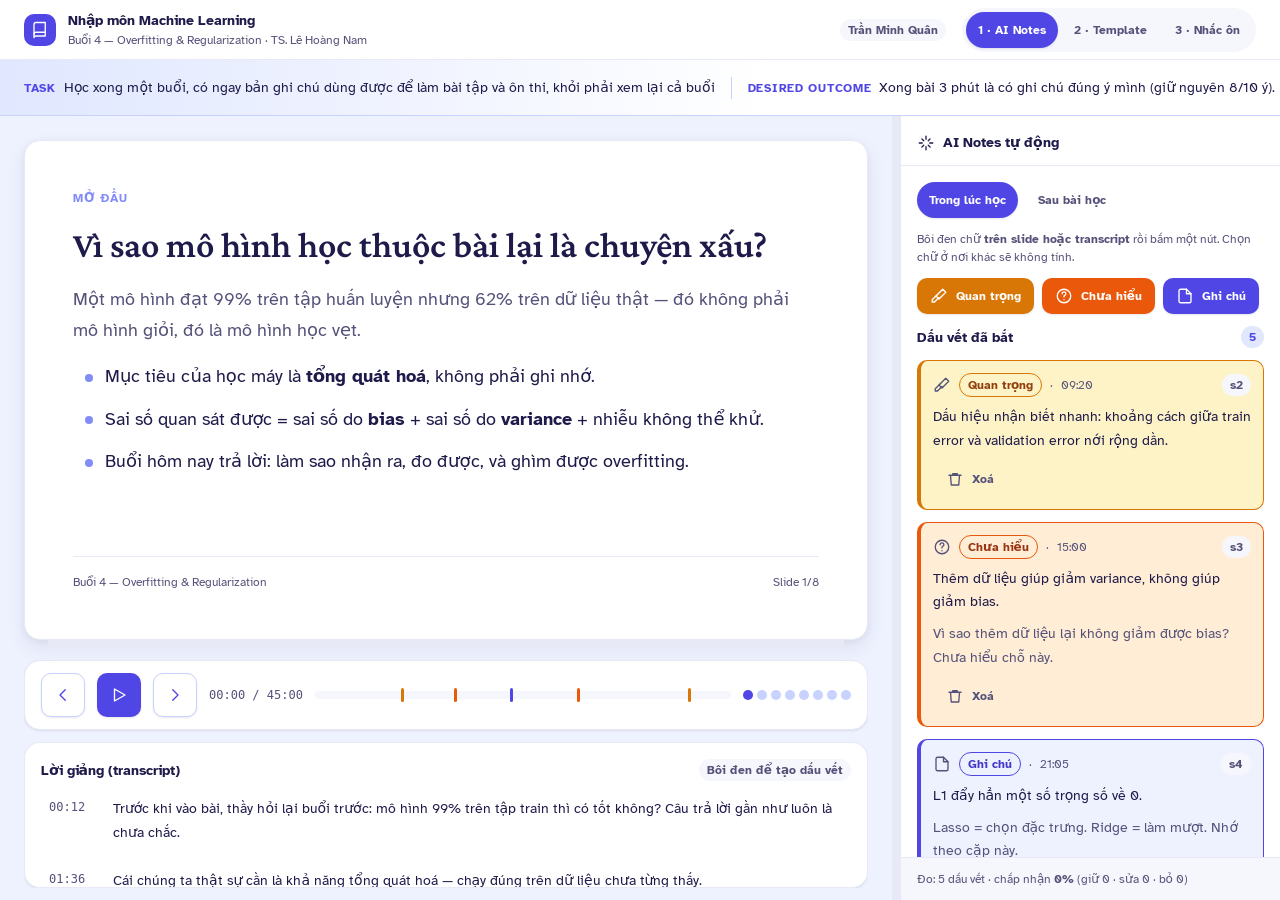
<file: base_component/index.html>
<!doctype html>
<html lang="vi">
<head>
<meta charset="utf-8">
<meta name="viewport" content="width=device-width, initial-scale=1">
<title>Base — Màn hình buổi học (3 prototype)</title>
<meta name="description" content="Trang nền dùng chung cho 3 nhánh prototype: cùng context screen, cùng fixture, cùng component/visual style.">
<meta http-equiv="Cache-Control" content="no-cache, no-store, must-revalidate">
<link rel="preconnect" href="https://fonts.googleapis.com">
<link rel="preconnect" href="https://fonts.gstatic.com" crossorigin>
<link href="https://fonts.googleapis.com/css2?family=Atkinson+Hyperlegible:wght@400;700&family=Crimson+Pro:wght@400;500;600;700&display=swap" rel="stylesheet">
<link rel="stylesheet" href="css/tokens.css?v=6">
<link rel="stylesheet" href="css/base.css?v=6">
<link rel="stylesheet" href="css/components.css?v=6">
</head>
<body>
  <a class="sr-only" href="#slide">Bỏ qua tới nội dung slide</a>

  <script src="js/fixtures.js?v=6"></script>
  <script src="js/components.js?v=6"></script>
  <script src="js/app.js?v=6"></script>
  <script src="js/branches.js?v=6"></script>
</body>
</html>
</file>
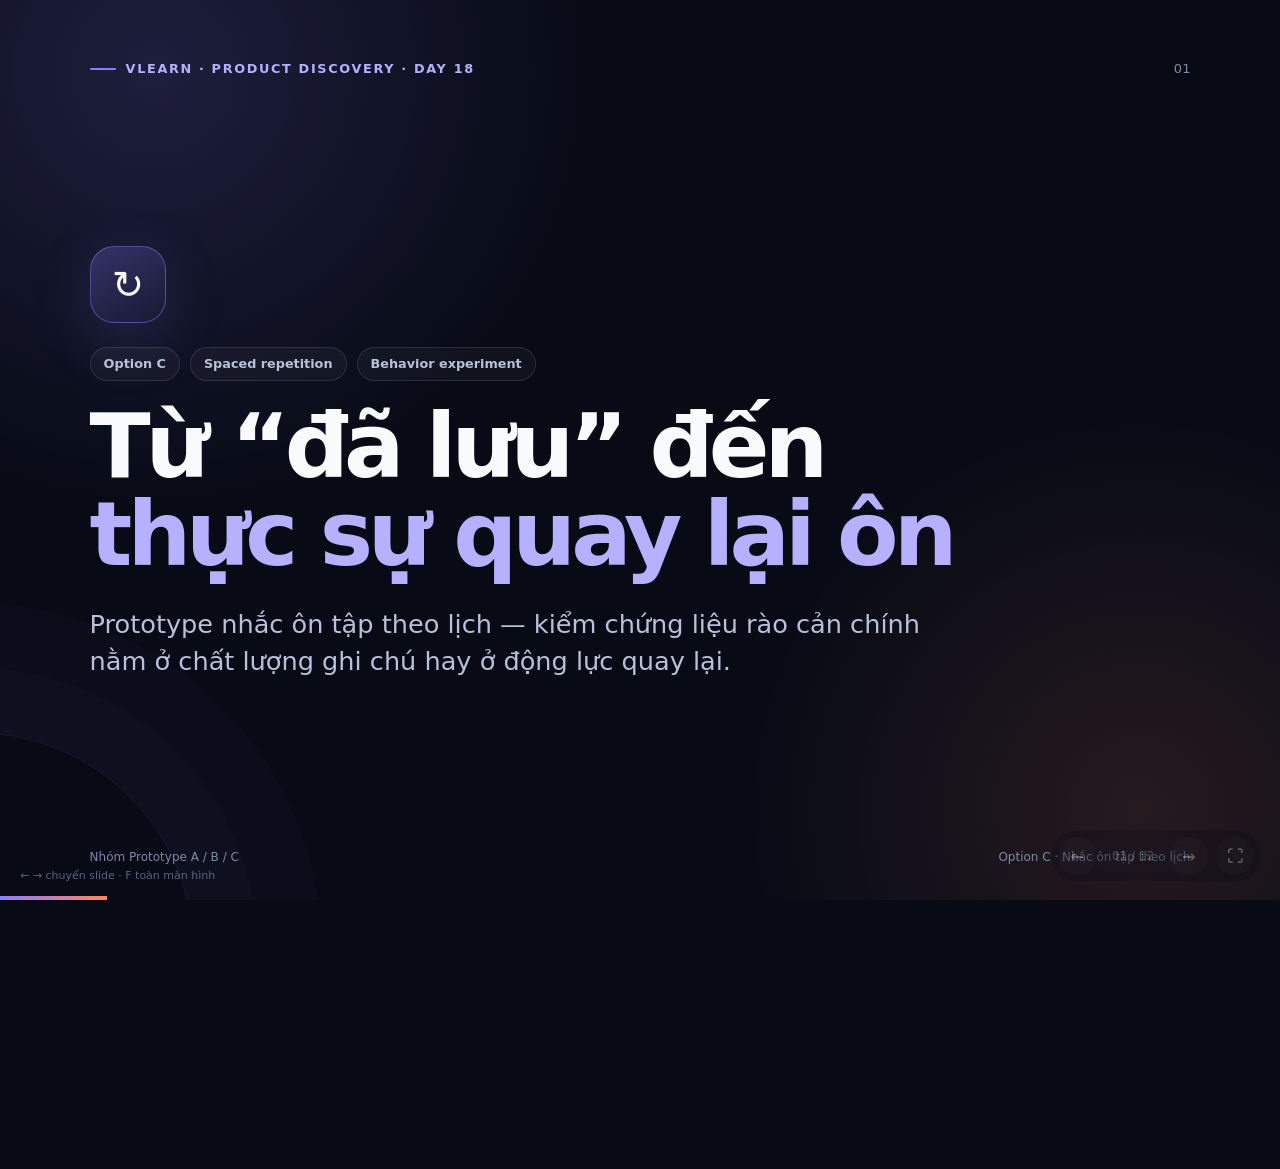
<file: presentation_option_3.html>
<!doctype html>
<html lang="vi">
<head>
  <meta charset="utf-8">
  <meta name="viewport" content="width=device-width, initial-scale=1">
  <meta name="description" content="Slide thuyết trình Day 18 — Option C: Nhắc ôn tập theo lịch">
  <title>Day 18 — Nhắc ôn tập theo lịch</title>
  <style>
    :root {
      --ink: #f8fafc;
      --muted: #b8c1d9;
      --dim: #7c89a8;
      --bg: #080b16;
      --panel: rgba(18, 24, 45, .78);
      --line: rgba(255, 255, 255, .11);
      --violet: #8b7cff;
      --violet-2: #b7afff;
      --orange: #ff865e;
      --mint: #56d6b3;
      --yellow: #f8c85a;
      --shadow: 0 24px 70px rgba(0, 0, 0, .35);
      --radius: 22px;
    }

    * { box-sizing: border-box; }

    html, body { width: 100%; height: 100%; margin: 0; overflow: hidden; }

    body {
      color: var(--ink);
      background:
        radial-gradient(circle at 12% 8%, rgba(139, 124, 255, .17), transparent 31%),
        radial-gradient(circle at 89% 90%, rgba(255, 134, 94, .12), transparent 28%),
        var(--bg);
      font-family: Inter, ui-sans-serif, system-ui, -apple-system, BlinkMacSystemFont, "Segoe UI", sans-serif;
    }

    button, a { font: inherit; }

    .deck { position: relative; width: 100%; height: 100%; }

    .slide {
      position: absolute;
      inset: 0;
      display: grid;
      grid-template-rows: auto 1fr auto;
      gap: clamp(18px, 2.5vh, 32px);
      padding: clamp(26px, 4.8vw, 76px) clamp(28px, 7vw, 112px) clamp(24px, 4vh, 54px);
      opacity: 0;
      visibility: hidden;
      transform: translateX(46px) scale(.988);
      transition: opacity .38s ease, transform .48s cubic-bezier(.2, .8, .2, 1), visibility .38s;
      pointer-events: none;
    }

    .slide::before {
      content: "";
      position: absolute;
      width: 34vw;
      height: 34vw;
      left: -19vw;
      bottom: -21vw;
      border: 1px solid rgba(139, 124, 255, .13);
      border-radius: 50%;
      box-shadow: 0 0 0 5vw rgba(139, 124, 255, .025), 0 0 0 10vw rgba(139, 124, 255, .018);
      pointer-events: none;
    }

    .slide.active { opacity: 1; visibility: visible; transform: none; pointer-events: auto; }
    .slide.before { transform: translateX(-46px) scale(.988); }

    .slide-head, .slide-foot { display: flex; align-items: center; justify-content: space-between; gap: 18px; }
    .slide-head { position: relative; z-index: 2; }

    .eyebrow {
      display: inline-flex;
      align-items: center;
      gap: 10px;
      color: var(--violet-2);
      font-size: clamp(11px, 1vw, 15px);
      font-weight: 800;
      letter-spacing: .13em;
      text-transform: uppercase;
    }

    .eyebrow::before { content: ""; width: 26px; height: 2px; background: var(--violet); border-radius: 99px; }
    .slide-no { color: var(--dim); font-size: 13px; font-variant-numeric: tabular-nums; }

    .content {
      position: relative;
      z-index: 1;
      display: flex;
      flex-direction: column;
      justify-content: center;
      min-height: 0;
    }

    h1, h2, h3, p { margin: 0; }

    h1 {
      max-width: 950px;
      font-size: clamp(50px, 7vw, 108px);
      line-height: .98;
      letter-spacing: -.055em;
      text-wrap: balance;
    }

    h2 {
      max-width: 1050px;
      margin-bottom: clamp(18px, 3vh, 34px);
      font-size: clamp(34px, 4.5vw, 68px);
      line-height: 1.02;
      letter-spacing: -.04em;
      text-wrap: balance;
    }

    h3 { font-size: clamp(17px, 1.6vw, 24px); line-height: 1.2; }
    p { color: var(--muted); font-size: clamp(15px, 1.4vw, 21px); line-height: 1.55; }
    strong { color: var(--ink); }
    .accent { color: var(--violet-2); }
    .orange { color: var(--orange); }
    .mint { color: var(--mint); }

    .lead {
      max-width: 850px;
      margin-top: 28px;
      font-size: clamp(18px, 2vw, 29px);
      line-height: 1.45;
    }

    .kicker-row { display: flex; flex-wrap: wrap; gap: 10px; margin-bottom: 22px; }

    .pill {
      display: inline-flex;
      align-items: center;
      min-height: 34px;
      padding: 7px 13px;
      border: 1px solid var(--line);
      border-radius: 999px;
      color: var(--muted);
      background: rgba(255, 255, 255, .035);
      font-size: clamp(11px, 1vw, 14px);
      font-weight: 700;
    }

    .hero-mark {
      width: clamp(54px, 6vw, 88px);
      height: clamp(54px, 6vw, 88px);
      display: grid;
      place-items: center;
      margin-bottom: 24px;
      border: 1px solid rgba(139, 124, 255, .45);
      border-radius: 24px;
      background: linear-gradient(145deg, rgba(139, 124, 255, .28), rgba(139, 124, 255, .06));
      box-shadow: 0 18px 60px rgba(139, 124, 255, .18);
      font-size: clamp(26px, 3vw, 42px);
    }

    .grid-2, .grid-3, .grid-4 { display: grid; gap: clamp(14px, 1.8vw, 25px); }
    .grid-2 { grid-template-columns: repeat(2, minmax(0, 1fr)); }
    .grid-3 { grid-template-columns: repeat(3, minmax(0, 1fr)); }
    .grid-4 { grid-template-columns: repeat(4, minmax(0, 1fr)); }

    .card {
      position: relative;
      overflow: hidden;
      padding: clamp(18px, 2.2vw, 31px);
      border: 1px solid var(--line);
      border-radius: var(--radius);
      background: linear-gradient(150deg, rgba(25, 32, 58, .88), rgba(13, 18, 35, .72));
      box-shadow: var(--shadow);
    }

    .card::after {
      content: "";
      position: absolute;
      width: 120px;
      height: 120px;
      right: -70px;
      top: -70px;
      border-radius: 50%;
      background: var(--card-glow, rgba(139, 124, 255, .16));
      filter: blur(2px);
    }

    .card p { margin-top: 12px; font-size: clamp(13px, 1.2vw, 18px); }
    .card .index { display: block; margin-bottom: 18px; color: var(--violet-2); font-size: 13px; font-weight: 900; letter-spacing: .08em; }
    .card.orange-card { --card-glow: rgba(255, 134, 94, .2); }
    .card.mint-card { --card-glow: rgba(86, 214, 179, .17); }
    .card.yellow-card { --card-glow: rgba(248, 200, 90, .18); }

    .quote {
      max-width: 1080px;
      padding-left: clamp(22px, 3vw, 45px);
      border-left: 5px solid var(--violet);
      font-size: clamp(24px, 3.3vw, 48px);
      line-height: 1.28;
      letter-spacing: -.025em;
      text-wrap: balance;
    }

    .quote small { display: block; margin-top: 24px; color: var(--dim); font-size: clamp(13px, 1.2vw, 18px); letter-spacing: 0; }

    .evidence-list { display: grid; gap: 14px; }
    .evidence-item { display: grid; grid-template-columns: 46px 1fr; gap: 16px; align-items: start; }
    .evidence-icon {
      width: 42px; height: 42px; display: grid; place-items: center;
      border: 1px solid var(--line); border-radius: 13px;
      color: var(--mint); background: rgba(86, 214, 179, .07); font-weight: 900;
    }
    .evidence-item p { margin-top: 4px; font-size: clamp(13px, 1.15vw, 17px); }

    .compare { width: 100%; border-collapse: separate; border-spacing: 0 9px; font-size: clamp(11px, 1vw, 15px); }
    .compare th { padding: 0 14px 7px; color: var(--dim); text-align: left; font-size: .78em; letter-spacing: .08em; text-transform: uppercase; }
    .compare td { padding: 13px 14px; color: var(--muted); background: rgba(255,255,255,.035); border-top: 1px solid var(--line); border-bottom: 1px solid var(--line); vertical-align: top; }
    .compare td:first-child { color: var(--ink); font-weight: 800; border-left: 1px solid var(--line); border-radius: 13px 0 0 13px; }
    .compare td:last-child { border-right: 1px solid rgba(139,124,255,.38); border-radius: 0 13px 13px 0; background: rgba(139,124,255,.10); }

    .curve-wrap { display: grid; grid-template-columns: 1.25fr .75fr; gap: 30px; align-items: center; }
    .curve { width: 100%; height: auto; overflow: visible; }
    .curve text { font-family: inherit; fill: var(--muted); font-size: 14px; }
    .curve .axis { stroke: rgba(255,255,255,.22); stroke-width: 1.5; }
    .curve .fade { fill: none; stroke: var(--orange); stroke-width: 4; stroke-linecap: round; }
    .curve .boost { fill: none; stroke: var(--mint); stroke-width: 4; stroke-linecap: round; }
    .curve .dash { stroke: rgba(255,255,255,.18); stroke-width: 1.3; stroke-dasharray: 5 7; }
    .curve .point { fill: var(--violet); stroke: #e8e5ff; stroke-width: 3; }

    .schedule { display: grid; gap: 12px; }
    .schedule-item { display: grid; grid-template-columns: 60px 1fr; gap: 14px; align-items: center; }
    .schedule-day {
      width: 58px; height: 58px; display: grid; place-items: center;
      border-radius: 17px; color: var(--ink); background: linear-gradient(145deg, var(--violet), #6656e8);
      font-weight: 900; box-shadow: 0 10px 30px rgba(139,124,255,.2);
    }
    .schedule-item p { font-size: 13px; }

    .flow { display: grid; grid-template-columns: repeat(5, 1fr); align-items: stretch; gap: 11px; }
    .flow-step { position: relative; min-height: 185px; }
    .flow-step:not(:last-child)::after {
      content: "→"; position: absolute; right: -14px; top: 48%; z-index: 3;
      width: 17px; color: var(--violet-2); font-weight: 900; text-align: center;
    }
    .flow-step .step-no { color: var(--violet-2); font-size: 12px; font-weight: 900; letter-spacing: .1em; }
    .flow-step h3 { margin-top: 18px; font-size: clamp(15px, 1.35vw, 21px); }
    .flow-step p { font-size: clamp(12px, 1vw, 15px); }

    .metric { display: flex; flex-direction: column; min-height: 190px; }
    .metric-value { margin-top: auto; color: var(--ink); font-size: clamp(35px, 4vw, 62px); font-weight: 900; letter-spacing: -.05em; }
    .metric-label { margin-top: 6px; color: var(--muted); font-size: clamp(12px, 1vw, 15px); }

    .demo { counter-reset: demo; display: grid; gap: 12px; }
    .demo-row { display: grid; grid-template-columns: 42px 170px 1fr; gap: 18px; align-items: center; padding: 15px 18px; border-bottom: 1px solid var(--line); }
    .demo-row::before { counter-increment: demo; content: counter(demo); display: grid; place-items: center; width: 34px; height: 34px; border-radius: 11px; color: var(--ink); background: rgba(139,124,255,.18); font-weight: 900; }
    .demo-row strong { font-size: clamp(13px, 1.2vw, 18px); }
    .demo-row p { font-size: clamp(12px, 1.05vw, 16px); }

    .decision {
      display: inline-flex; align-items: center; gap: 12px; margin-top: 26px;
      padding: 13px 18px; border: 1px solid rgba(86,214,179,.3); border-radius: 15px;
      color: var(--mint); background: rgba(86,214,179,.07); font-weight: 800;
    }

    .slide-foot { position: relative; z-index: 2; color: var(--dim); font-size: 12px; }
    .slide-foot a { color: var(--violet-2); text-decoration: none; }

    .progress {
      position: fixed; left: 0; bottom: 0; z-index: 30; height: 4px;
      width: 0; background: linear-gradient(90deg, var(--violet), var(--orange));
      transition: width .35s ease;
    }

    .controls {
      position: fixed; right: 18px; bottom: 17px; z-index: 40;
      display: flex; align-items: center; gap: 8px;
      padding: 7px; border: 1px solid var(--line); border-radius: 999px;
      background: rgba(8, 11, 22, .78); backdrop-filter: blur(16px);
      opacity: .3; transition: opacity .2s;
    }
    .controls:hover, .controls:focus-within { opacity: 1; }
    .controls button {
      width: 38px; height: 38px; border: 0; border-radius: 50%; cursor: pointer;
      color: var(--ink); background: rgba(255,255,255,.06); font-weight: 900;
    }
    .controls button:hover { background: rgba(139,124,255,.25); }
    .counter { min-width: 58px; color: var(--muted); font-size: 12px; text-align: center; font-variant-numeric: tabular-nums; }

    .hint {
      position: fixed; left: 20px; bottom: 18px; z-index: 35;
      color: var(--dim); font-size: 11px; opacity: .7;
    }

    @media (max-width: 900px) {
      .grid-3, .grid-4 { grid-template-columns: repeat(2, minmax(0, 1fr)); }
      .flow { grid-template-columns: repeat(2, 1fr); }
      .flow-step { min-height: 135px; }
      .flow-step::after { display: none; }
      .curve-wrap { grid-template-columns: 1fr; }
      .curve { max-height: 260px; }
      .compare { font-size: 10px; }
    }

    @media (max-width: 620px) {
      .slide { padding: 24px 22px 52px; overflow-y: auto; }
      .grid-2, .grid-3, .grid-4, .flow { grid-template-columns: 1fr; }
      .card { padding: 18px; }
      .demo-row { grid-template-columns: 36px 1fr; }
      .demo-row p { grid-column: 2; }
      .hint { display: none; }
    }

    @media (prefers-reduced-motion: reduce) {
      *, *::before, *::after { scroll-behavior: auto !important; transition-duration: .01ms !important; animation-duration: .01ms !important; }
    }
  </style>
</head>
<body>
  <main class="deck" aria-live="polite">
    <section class="slide active" data-title="Mở đầu">
      <header class="slide-head"><span class="eyebrow">VLearn · Product Discovery · Day 18</span><span class="slide-no">01</span></header>
      <div class="content">
        <div class="hero-mark">↻</div>
        <div class="kicker-row"><span class="pill">Option C</span><span class="pill">Spaced repetition</span><span class="pill">Behavior experiment</span></div>
        <h1>Từ “đã lưu” đến <span class="accent">thực sự quay lại ôn</span></h1>
        <p class="lead">Prototype nhắc ôn tập theo lịch — kiểm chứng liệu rào cản chính nằm ở chất lượng ghi chú hay ở động lực quay lại.</p>
      </div>
      <footer class="slide-foot"><span>Nhóm Prototype A / B / C</span><span>Option C · Nhắc ôn tập theo lịch</span></footer>
    </section>

    <section class="slide" data-title="Bối cảnh">
      <header class="slide-head"><span class="eyebrow">01 · Bối cảnh</span><span class="slide-no">02</span></header>
      <div class="content">
        <h2>Một buổi học tối đang bị kéo dài bởi <span class="orange">việc ghi chép</span></h2>
        <div class="grid-3">
          <article class="card"><span class="index">SITUATION</span><h3>Học sau giờ làm</h3><p>Học viên mệt, nhưng vẫn phải tiếp thu kiến thức kỹ thuật mới và phức tạp.</p></article>
          <article class="card orange-card"><span class="index">FRICTION</span><h3>Dừng — gõ — tua lại</h3><p>Mỗi lần chuyển sang Docs, Notion hoặc sổ tay đều cắt đứt mạch nghe và hiểu.</p></article>
          <article class="card yellow-card"><span class="index">CONSEQUENCE</span><h3>Ghi chú rồi bỏ xó</h3><p>Nội dung lưu rời rạc, thiếu ngữ cảnh và hiếm khi được mở lại để ôn.</p></article>
        </div>
      </div>
      <footer class="slide-foot"><span>Actor chính: học viên tự học / người đi làm</span><span>02 / 12</span></footer>
    </section>

    <section class="slide" data-title="Problem Hypothesis">
      <header class="slide-head"><span class="eyebrow">02 · Problem Hypothesis</span><span class="slide-no">03</span></header>
      <div class="content">
        <blockquote class="quote">
          Khi vừa hoàn thành một bài học có nhiều nội dung mới, học viên khó hệ thống lại kiến thức vì các dấu vết ghi nhớ nằm rời rạc và việc tự ghi chép làm phân tán sự tập trung.
          <small>Hậu quả: mất thêm thời gian tổng hợp; bản ghi chú khó dùng nên không được xem lại hoặc không cải thiện khả năng ghi nhớ.</small>
        </blockquote>
        <div class="decision">JTBD: Ôn lại điều quan trọng mà không phải đọc lại toàn bộ bài</div>
      </div>
      <footer class="slide-foot"><span>Capability trung tính: cô đọng và tổ chức thông tin đã tương tác</span><span>03 / 12</span></footer>
    </section>

    <section class="slide" data-title="Evidence">
      <header class="slide-head"><span class="eyebrow">03 · Evidence Map</span><span class="slide-no">04</span></header>
      <div class="content">
        <h2>Ta biết gì — và <span class="accent">chưa biết gì?</span></h2>
        <div class="grid-2">
          <article class="card mint-card">
            <span class="index mint">EVIDENCE BAN ĐẦU</span>
            <div class="evidence-list">
              <div class="evidence-item"><span class="evidence-icon">✓</span><div><h3>Situation có thật</h3><p>Học viên từng dừng hoặc tua lại video chỉ để kịp chép.</p></div></div>
              <div class="evidence-item"><span class="evidence-icon">✓</span><div><h3>Workaround tồn tại</h3><p>Chụp màn hình, mở Notion/Word, chép tay hoặc dùng extension.</p></div></div>
              <div class="evidence-item"><span class="evidence-icon">✓</span><div><h3>Consequence có thật</h3><p>Có ghi chú được tạo xong nhưng không bao giờ mở lại.</p></div></div>
            </div>
          </article>
          <article class="card orange-card">
            <span class="index orange">UNCERTAINTY</span>
            <div class="evidence-list">
              <div class="evidence-item"><span class="evidence-icon" style="color:var(--orange);background:rgba(255,134,94,.07)">?</span><div><h3>Hiểu bài có giảm?</h3><p>Hay việc ghi chép chỉ gây khó chịu và tốn thời gian?</p></div></div>
              <div class="evidence-item"><span class="evidence-icon" style="color:var(--orange);background:rgba(255,134,94,.07)">?</span><div><h3>Ghi chú tốt có đủ?</h3><p>Hay rào cản thật sự là thiếu động lực và thời điểm ôn?</p></div></div>
              <div class="evidence-item"><span class="evidence-icon" style="color:var(--orange);background:rgba(255,134,94,.07)">?</span><div><h3>Học viên có tin AI?</h3><p>Bản AI tạo có “đủ đúng” để thay ghi chú tự tay?</p></div></div>
            </div>
          </article>
        </div>
      </div>
      <footer class="slide-foot"><span>Discovery không tìm cách chứng minh mình đúng — mà tìm điều có thể làm mình sai</span><span>04 / 12</span></footer>
    </section>

    <section class="slide" data-title="Hai Pain cạnh tranh">
      <header class="slide-head"><span class="eyebrow">04 · Competing explanations</span><span class="slide-no">05</span></header>
      <div class="content">
        <h2>Hai lời giải thích cùng hợp lý</h2>
        <div class="grid-2">
          <article class="card">
            <span class="index">PAIN A</span>
            <h3>Dấu vết rời rạc, khó tổng hợp</h3>
            <p>Highlight, câu hỏi và ghi chú thiếu cấu trúc hoặc mất ngữ cảnh. Người học tốn công biến chúng thành tài liệu có thể dùng lại.</p>
            <div class="decision" style="color:var(--violet-2);border-color:rgba(139,124,255,.3);background:rgba(139,124,255,.07)">Được xử lý bởi Option A / B</div>
          </article>
          <article class="card orange-card">
            <span class="index orange">PAIN B</span>
            <h3>Thiếu động lực quay lại ôn</h3>
            <p>Dù đã lưu nội dung, học viên thiếu thời gian hoặc một thời điểm rõ ràng để quay lại — nên ghi chú tiếp tục bị bỏ quên.</p>
            <div class="decision">Được kiểm chứng bởi Option C</div>
          </article>
        </div>
      </div>
      <footer class="slide-foot"><span>Không mặc định “ghi chú tốt hơn” sẽ tự tạo ra hành vi ôn tập</span><span>05 / 12</span></footer>
    </section>

    <section class="slide" data-title="Ba phương án">
      <header class="slide-head"><span class="eyebrow">05 · Solution Parking Lot</span><span class="slide-no">06</span></header>
      <div class="content">
        <h2>Ba prototype, cùng một sân thử nghiệm</h2>
        <table class="compare" aria-label="So sánh ba phương án prototype">
          <thead><tr><th>Khía cạnh</th><th>A · AI Notes</th><th>B · Template</th><th>C · Nhắc ôn</th></tr></thead>
          <tbody>
            <tr><td>Cơ chế</td><td>AI nhóm và tổng hợp dấu vết</td><td>User tự điền khung cố định</td><td>Tạo lịch và kích hoạt quay lại</td></tr>
            <tr><td>Trigger</td><td>Kết thúc bài học</td><td>Trong lúc học</td><td>Mốc D+1 / D+3 / D+7</td></tr>
            <tr><td>Barrier</td><td>Mất công tổng hợp</td><td>Ghi chú thiếu cấu trúc</td><td>Lưu nhưng không sử dụng lại</td></tr>
            <tr><td>Trade-off</td><td>Nhanh nhưng có thể sai ý</td><td>Kiểm soát cao nhưng gián đoạn</td><td>Tăng quay lại, không sửa chất lượng note</td></tr>
            <tr><td>Vai trò AI</td><td>Ask — cần user duyệt</td><td>Don't act — không dùng AI</td><td>Act — chủ động nhắc đúng lúc</td></tr>
          </tbody>
        </table>
      </div>
      <footer class="slide-foot"><span>Giữ nguyên: target user · situation · task · desired outcome · fixture</span><span>06 / 12</span></footer>
    </section>

    <section class="slide" data-title="Option C">
      <header class="slide-head"><span class="eyebrow">06 · Option C</span><span class="slide-no">07</span></header>
      <div class="content">
        <h2>Nhắc đúng lúc để chống lại <span class="orange">đường cong quên</span></h2>
        <div class="curve-wrap">
          <article class="card">
            <svg class="curve" viewBox="0 0 720 340" role="img" aria-label="Minh họa đường cong quên và ba mốc ôn tập">
              <line class="axis" x1="64" y1="28" x2="64" y2="288"/><line class="axis" x1="64" y1="288" x2="684" y2="288"/>
              <text x="18" y="34">Ghi nhớ</text><text x="620" y="320">Thời gian</text>
              <path class="fade" d="M70 52 C130 95 154 186 204 248"/>
              <path class="boost" d="M204 248 C214 140 230 82 252 70 C308 115 323 184 366 234"/>
              <path class="boost" d="M366 234 C376 128 392 75 418 63 C480 112 495 176 530 220"/>
              <path class="boost" d="M530 220 C542 116 558 66 584 56 C624 91 646 139 672 184"/>
              <line class="dash" x1="204" y1="50" x2="204" y2="288"/><line class="dash" x1="366" y1="50" x2="366" y2="288"/><line class="dash" x1="530" y1="50" x2="530" y2="288"/>
              <circle class="point" cx="204" cy="248" r="8"/><circle class="point" cx="366" cy="234" r="8"/><circle class="point" cx="530" cy="220" r="8"/>
              <text x="184" y="310">D+1</text><text x="346" y="310">D+3</text><text x="510" y="310">D+7</text>
            </svg>
          </article>
          <div class="schedule">
            <div class="schedule-item"><span class="schedule-day">D+1</span><div><h3>Nhắc sớm</h3><p>Chặn lần quên đầu tiên</p></div></div>
            <div class="schedule-item"><span class="schedule-day">D+3</span><div><h3>Củng cố</h3><p>Gọi lại kiến thức lần hai</p></div></div>
            <div class="schedule-item"><span class="schedule-day">D+7</span><div><h3>Dài hạn</h3><p>Kiểm tra khả năng nhớ lại</p></div></div>
          </div>
        </div>
      </div>
      <footer class="slide-foot"><span>Có thể dùng lịch cố định hoặc AI chọn thời điểm theo thói quen và độ khó</span><span>07 / 12</span></footer>
    </section>

    <section class="slide" data-title="Luồng prototype">
      <header class="slide-head"><span class="eyebrow">07 · Prototype flow</span><span class="slide-no">08</span></header>
      <div class="content">
        <h2>Một luồng đủ ngắn để <span class="accent">thực sự hoàn thành</span></h2>
        <div class="flow">
          <article class="card flow-step"><span class="step-no">BƯỚC 01</span><h3>Chọn lịch</h3><p>Cố định hoặc AI đề xuất.</p></article>
          <article class="card flow-step"><span class="step-no">BƯỚC 02</span><h3>Nhận nhắc</h3><p>Thông báo ghi rõ mốc và lý do.</p></article>
          <article class="card flow-step"><span class="step-no">BƯỚC 03</span><h3>Mở ôn</h3><p>Ngay bây giờ hoặc để sau.</p></article>
          <article class="card flow-step"><span class="step-no">BƯỚC 04</span><h3>Lật thẻ</h3><p>Tự nhớ lại trước khi xem đáp án.</p></article>
          <article class="card flow-step"><span class="step-no">BƯỚC 05</span><h3>Tự đánh giá</h3><p>“Nhớ được” hoặc quay lại đúng đoạn bài.</p></article>
        </div>
      </div>
      <footer class="slide-foot"><span>Dùng lại đúng dấu vết được tạo ở Option A hoặc B</span><span>08 / 12</span></footer>
    </section>

    <section class="slide" data-title="AI & kiểm soát">
      <header class="slide-head"><span class="eyebrow">08 · AI behavior</span><span class="slide-no">09</span></header>
      <div class="content">
        <h2>AI được phép <span class="mint">chủ động</span>, nhưng user vẫn kiểm soát</h2>
        <div class="grid-3">
          <article class="card mint-card"><span class="index mint">ACT</span><h3>AI làm gì?</h3><p>Ưu tiên câu “chưa hiểu”, xem lịch sử ôn và chọn thời điểm có khả năng được mở cao.</p></article>
          <article class="card"><span class="index">EXPLAIN</span><h3>User hiểu bằng gì?</h3><p>Mỗi mốc nêu rõ lý do: thói quen học, độ khó hoặc thời gian tới kỳ kiểm tra.</p></article>
          <article class="card orange-card"><span class="index orange">CONTROL</span><h3>Recovery thế nào?</h3><p>Đổi sang lịch cố định, để sau, mở lại mốc đã bỏ lỡ và xem lại đúng đoạn bài.</p></article>
        </div>
        <p class="lead" style="font-size:clamp(16px,1.5vw,22px)">Giới hạn rõ ràng: <strong>nhắc ôn không tự cải thiện chất lượng ghi chú</strong>; nó chỉ kiểm thử hành vi quay lại.</p>
      </div>
      <footer class="slide-foot"><span>Nguyên tắc: AI không sửa hay xóa dữ liệu cá nhân của học viên</span><span>09 / 12</span></footer>
    </section>

    <section class="slide" data-title="Thước đo">
      <header class="slide-head"><span class="eyebrow">09 · Success metrics</span><span class="slide-no">10</span></header>
      <div class="content">
        <h2>Không đo “thích” — đo <span class="accent">hành vi</span></h2>
        <div class="grid-4">
          <article class="card metric"><span class="index">PRIMARY</span><h3>Mốc được mở</h3><div class="metric-value">≥ 2/3</div><div class="metric-label">trong ba lời nhắc đầu tiên</div></article>
          <article class="card metric mint-card"><span class="index mint">SPEED</span><h3>Thời gian ôn</h3><div class="metric-value">&lt; 3′</div><div class="metric-label">cho mỗi lượt flashcard</div></article>
          <article class="card metric yellow-card"><span class="index" style="color:var(--yellow)">RECALL</span><h3>Tự nhớ lại</h3><div class="metric-value">%</div><div class="metric-label">thẻ được đánh dấu “Nhớ được”</div></article>
          <article class="card metric orange-card"><span class="index orange">FRICTION</span><h3>Trì hoãn</h3><div class="metric-value">#</div><div class="metric-label">số lần chọn “Để sau”</div></article>
        </div>
      </div>
      <footer class="slide-foot"><span>Outcome có thể bị chứng minh sai bằng hành vi thực tế</span><span>10 / 12</span></footer>
    </section>

    <section class="slide" data-title="Kịch bản demo">
      <header class="slide-head"><span class="eyebrow">10 · Demo script</span><span class="slide-no">11</span></header>
      <div class="content">
        <h2>Demo trong <span class="accent">90 giây</span></h2>
        <div class="card demo">
          <div class="demo-row"><strong>Mở Option C</strong><p>Cho thấy cùng kho ghi chú và ba mốc lịch mặc định.</p></div>
          <div class="demo-row"><strong>Bật AI</strong><p>Giải thích vì sao lịch đổi và câu chưa hiểu được ưu tiên.</p></div>
          <div class="demo-row"><strong>Kích hoạt nhắc</strong><p>Chọn “Mô phỏng mốc nhắc tiếp theo”, sau đó mở ôn.</p></div>
          <div class="demo-row"><strong>Ôn flashcard</strong><p>Lật thẻ; chọn “Nhớ được” hoặc “Chưa nhớ · xem lại”.</p></div>
          <div class="demo-row"><strong>Chốt chỉ số</strong><p>Đọc tỷ lệ mở, recall, thời gian trung bình và số lần để sau.</p></div>
        </div>
      </div>
      <footer class="slide-foot"><span>Thông điệp demo: giảm khoảng cách giữa “lưu” và “sử dụng lại”</span><span>11 / 12</span></footer>
    </section>

    <section class="slide" data-title="Kết luận">
      <header class="slide-head"><span class="eyebrow">11 · Kết luận</span><span class="slide-no">12</span></header>
      <div class="content">
        <div class="kicker-row"><span class="pill">Pain A: chất lượng ghi chú</span><span class="pill">Pain B: động lực quay lại</span></div>
        <h1>Ghi chú tốt chỉ có giá trị khi <span class="accent">được mở lại</span></h1>
        <p class="lead">Option C không giả định câu trả lời. Nó tạo một phép thử rõ ràng: khi được nhắc đúng lúc và lượt ôn đủ ngắn, học viên có quay lại hay không?</p>
        <div class="decision">Câu hỏi cần trả lời sau test: 2/3 mốc có được mở?</div>
      </div>
      <footer class="slide-foot">
        <span>Nguồn: tài liệu nhóm Day 17–18</span>
        <a href="https://docs.google.com/document/d/1DrYW34bF2Alx85sDRTRklhkQOZyJwq20dTLwp5t13ZQ/edit?tab=t.8hk9b0yl75jw" target="_blank" rel="noreferrer">Mở Google Docs ↗</a>
      </footer>
    </section>
  </main>

  <div class="progress" id="progress" aria-hidden="true"></div>
  <div class="hint">← → chuyển slide · F toàn màn hình</div>
  <nav class="controls" aria-label="Điều khiển slide">
    <button id="prev" type="button" aria-label="Slide trước">←</button>
    <span class="counter" id="counter">01 / 12</span>
    <button id="next" type="button" aria-label="Slide tiếp theo">→</button>
    <button id="fullscreen" type="button" aria-label="Toàn màn hình">⛶</button>
  </nav>

  <script>
    (() => {
      const slides = [...document.querySelectorAll('.slide')];
      const progress = document.getElementById('progress');
      const counter = document.getElementById('counter');
      let index = Math.max(0, Math.min(slides.length - 1, Number(location.hash.slice(1)) - 1 || 0));
      let touchStartX = 0;

      function render(updateHash = true) {
        slides.forEach((slide, i) => {
          slide.classList.toggle('active', i === index);
          slide.classList.toggle('before', i < index);
          slide.setAttribute('aria-hidden', String(i !== index));
        });
        progress.style.width = `${((index + 1) / slides.length) * 100}%`;
        counter.textContent = `${String(index + 1).padStart(2, '0')} / ${String(slides.length).padStart(2, '0')}`;
        document.title = `${slides[index].dataset.title} — Day 18`;
        if (updateHash) history.replaceState(null, '', `#${index + 1}`);
      }

      function go(step) {
        const next = Math.max(0, Math.min(slides.length - 1, index + step));
        if (next === index) return;
        index = next;
        render();
      }

      document.getElementById('prev').addEventListener('click', () => go(-1));
      document.getElementById('next').addEventListener('click', () => go(1));
      document.getElementById('fullscreen').addEventListener('click', () => {
        if (!document.fullscreenElement) document.documentElement.requestFullscreen?.();
        else document.exitFullscreen?.();
      });

      document.addEventListener('keydown', event => {
        if (['ArrowRight', 'PageDown', ' ', 'Enter'].includes(event.key)) { go(1); event.preventDefault(); }
        if (['ArrowLeft', 'PageUp', 'Backspace'].includes(event.key)) { go(-1); event.preventDefault(); }
        if (event.key === 'Home') { index = 0; render(); }
        if (event.key === 'End') { index = slides.length - 1; render(); }
        if (event.key.toLowerCase() === 'f') document.getElementById('fullscreen').click();
      });

      document.addEventListener('touchstart', event => { touchStartX = event.changedTouches[0].clientX; }, { passive: true });
      document.addEventListener('touchend', event => {
        const delta = event.changedTouches[0].clientX - touchStartX;
        if (Math.abs(delta) > 55) go(delta < 0 ? 1 : -1);
      }, { passive: true });

      window.addEventListener('hashchange', () => {
        const requested = Number(location.hash.slice(1)) - 1;
        if (Number.isInteger(requested) && requested >= 0 && requested < slides.length) {
          index = requested;
          render(false);
        }
      });

      render();
    })();
  </script>
</body>
</html>
</file>
<file: base_component/css/tokens.css>
/* ============================================================
   TOKENS — Source of truth cho cả 3 nhánh prototype.
   Không hardcode màu/spacing trong component. Luôn dùng var().
   ============================================================ */
:root {
  /* --- Color: primitive --- */
  --indigo-50:  #EEF2FF;
  --indigo-100: #E0E7FF;
  --indigo-200: #C7D2FE;
  --indigo-400: #818CF8;
  --indigo-600: #4F46E5;
  --indigo-700: #4338CA;
  --indigo-950: #1E1B4B;
  --orange-600: #EA580C;
  --orange-100: #FFEDD5;
  --red-600:    #DC2626;
  --green-50:   #ECFDF5;
  --green-600:  #059669;
  --green-800:  #065F46;
  --amber-100:  #FEF3C7;
  --amber-600:  #D97706;
  --amber-800:  #92400E;
  --white:      #FFFFFF;

  /* --- Color: semantic --- */
  --color-background:   var(--indigo-50);
  --color-surface:      var(--white);
  --color-surface-alt:  #F6F7FC;
  --color-foreground:   var(--indigo-950);
  --color-muted-fg:     #55527A;
  --color-border:       var(--indigo-200);
  --color-border-soft:  #E7EAF6;
  --color-primary:      var(--indigo-600);
  --color-primary-hover:var(--indigo-700);
  --color-on-primary:   var(--white);
  --color-secondary:    var(--indigo-400);
  --color-accent:       var(--orange-600);
  --color-accent-soft:  var(--orange-100);
  --color-destructive:  var(--red-600);
  --color-success:      var(--green-600);
  --color-warning:      var(--amber-600);
  --color-ring:         var(--indigo-600);

  /* Marker colors — 3 loại ghi chú, Soft UI pastel + viền rõ */
  --mark-highlight:         var(--amber-100);
  --mark-highlight-border:  var(--amber-600);
  --mark-highlight-fg:      var(--amber-800);
  --mark-question:          var(--orange-100);
  --mark-question-border:   var(--orange-600);
  --mark-question-fg:       #9A3412;
  --mark-note:              var(--indigo-50);
  --mark-note-border:       var(--indigo-600);
  --mark-note-fg:           var(--indigo-700);
  --mark-highlight-line:    var(--mark-highlight-border);
  --mark-question-line:     var(--mark-question-border);
  --mark-note-line:         var(--mark-note-border);

  /* --- Spacing (density 5/10 — standard) --- */
  --space-1: 4px;
  --space-2: 8px;
  --space-3: 12px;
  --space-4: 16px;
  --space-5: 24px;
  --space-6: 32px;
  --space-7: 48px;
  --space-8: 64px;

  /* --- Radius --- */
  --radius-sm: 6px;
  --radius-md: 10px;
  --radius-lg: 16px;
  --radius-full: 999px;

  /* --- Elevation (Soft UI Evolution: bóng mềm nhưng rõ) --- */
  --shadow-sm: 0 1px 2px rgba(30,27,75,.06), 0 1px 3px rgba(30,27,75,.05);
  --shadow-md: 0 2px 6px rgba(30,27,75,.06), 0 8px 20px rgba(30,27,75,.07);
  --shadow-lg: 0 4px 12px rgba(30,27,75,.08), 0 18px 40px rgba(30,27,75,.10);

  /* --- Typography --- */
  --font-display: 'Crimson Pro', Georgia, 'Times New Roman', serif;
  --font-ui: 'Atkinson Hyperlegible', system-ui, -apple-system, 'Segoe UI', sans-serif;
  --font-mono: ui-monospace, 'SF Mono', Menlo, Consolas, monospace;

  --text-xs:   12px;
  --text-sm:   14px;
  --text-base: 16px;
  --text-lg:   18px;
  --text-xl:   22px;
  --text-2xl:  28px;
  --text-3xl:  36px;
  --text-4xl:  46px;

  --leading-tight: 1.25;
  --leading-normal: 1.5;
  --leading-relaxed: 1.7;

  /* --- Motion (standard 5/10) --- */
  --dur-fast: 150ms;
  --dur-base: 220ms;
  --dur-slow: 320ms;
  --ease-out: cubic-bezier(.22,.61,.36,1);
  --ease-in-out: cubic-bezier(.65,0,.35,1);

  /* --- Layout --- */
  --rail-width: 380px;
  --topbar-height: 60px;
  --taskbar-height: 56px;
}

@media (prefers-reduced-motion: reduce) {
  *, *::before, *::after {
    animation-duration: .01ms !important;
    animation-iteration-count: 1 !important;
    transition-duration: .01ms !important;
    scroll-behavior: auto !important;
  }
}
</file>
<file: base_component/css/base.css>
/* ============================================================
   BASE — reset + layout shell dùng chung cho 3 nhánh
   ============================================================ */
*, *::before, *::after { box-sizing: border-box; }
html, body { height: 100%; }
body {
  margin: 0;
  font-family: var(--font-ui);
  font-size: var(--text-base);
  line-height: var(--leading-normal);
  color: var(--color-foreground);
  background: var(--color-background);
  -webkit-font-smoothing: antialiased;
}
h1, h2, h3, h4 { font-family: var(--font-display); margin: 0; line-height: var(--leading-tight); font-weight: 600; }
p { margin: 0; }
button, input, select, textarea { font: inherit; color: inherit; }
:focus-visible {
  outline: 3px solid var(--color-ring);
  outline-offset: 2px;
  border-radius: var(--radius-sm);
}
::selection { background: var(--mark-highlight); color: var(--color-foreground); }
.sr-only {
  position: absolute; width: 1px; height: 1px; padding: 0; margin: -1px;
  overflow: hidden; clip: rect(0 0 0 0); white-space: nowrap; border: 0;
}

/* ---------- App shell ---------- */
.app {
  display: grid;
  grid-template-rows: var(--topbar-height) var(--taskbar-height) 1fr;
  height: 100dvh;
  overflow: hidden;
}

/* Topbar */
.topbar {
  display: flex; align-items: center; gap: var(--space-4);
  padding: 0 var(--space-5);
  background: var(--color-surface);
  border-bottom: 1px solid var(--color-border-soft);
  z-index: 20;
}
.topbar__brand { display: flex; align-items: center; gap: var(--space-3); min-width: 0; }
.topbar__logo {
  width: 32px; height: 32px; flex: none;
  display: grid; place-items: center;
  border-radius: var(--radius-md);
  background: var(--color-primary); color: var(--color-on-primary);
}
.topbar__titles { min-width: 0; }
.topbar__course {
  font-size: var(--text-sm); font-weight: 700;
  white-space: nowrap; overflow: hidden; text-overflow: ellipsis;
}
.topbar__lesson {
  font-size: var(--text-xs); color: var(--color-muted-fg);
  white-space: nowrap; overflow: hidden; text-overflow: ellipsis;
}
.topbar__spacer { flex: 1; }
.branch-switch { display: flex; gap: var(--space-1); background: var(--color-surface-alt); padding: var(--space-1); border-radius: var(--radius-full); }

/* Taskbar — task & desired outcome của nhánh đang chạy */
.taskbar {
  display: flex; align-items: center; gap: var(--space-4);
  padding: 0 var(--space-5);
  background: linear-gradient(90deg, var(--indigo-100), var(--color-surface) 60%);
  border-bottom: 1px solid var(--color-border);
  overflow-x: auto;
}
.taskbar__item { display: flex; align-items: baseline; gap: var(--space-2); white-space: nowrap; }
.taskbar__label {
  font-size: var(--text-xs); font-weight: 700; letter-spacing: .06em; text-transform: uppercase;
  color: var(--color-primary);
}
.taskbar__value { font-size: var(--text-sm); color: var(--color-foreground); }
.taskbar__divider { width: 1px; height: 22px; background: var(--color-border); flex: none; }

/* Main: stage + rail — có splitter kéo dãn giữa các khung */
.main {
  display: grid;
  grid-template-columns: 1fr 8px var(--rail-width);
  min-height: 0;
}
.stage {
  display: grid;
  grid-template-rows: 1fr 8px var(--stage-dock, 240px);
  min-width: 0; min-height: 0;
  padding: var(--space-5) var(--space-5) var(--space-3);
  gap: 0;
}
.stage__dock {
  display: flex; flex-direction: column; gap: var(--space-3);
  min-height: 0; overflow: auto;
  padding-top: var(--space-3);
}
.splitter {
  position: relative; z-index: 8;
  background: var(--color-border-soft);
  transition: background var(--dur-fast) var(--ease-out);
}
.splitter::after {
  content: ""; position: absolute; inset: -4px;
}
.splitter:hover, .splitter:active, .splitter.is-dragging {
  background: var(--color-primary);
}
.splitter--x { cursor: col-resize; }
.splitter--y { cursor: row-resize; margin-inline: var(--space-5); }
.rail {
  display: flex; flex-direction: column;
  min-height: 0;
  background: var(--color-surface);
  border-left: 1px solid var(--color-border-soft);
}
.rail__header {
  display: flex; align-items: center; gap: var(--space-2);
  padding: var(--space-4) var(--space-4) var(--space-3);
  border-bottom: 1px solid var(--color-border-soft);
}
.rail__title { font-family: var(--font-ui); font-size: var(--text-sm); font-weight: 700; }
.rail__body { flex: 1; min-height: 0; overflow-y: auto; padding: var(--space-4); }
.rail__footer { padding: var(--space-3) var(--space-4); border-top: 1px solid var(--color-border-soft); background: var(--color-surface-alt); }

/* ---------- Responsive ---------- */
@media (max-width: 1100px) {
  :root { --rail-width: 320px; }
}
@media (max-width: 900px) {
  .app { grid-template-rows: var(--topbar-height) auto 1fr; height: auto; min-height: 100dvh; overflow: auto; }
  .main { grid-template-columns: 1fr; }
  .splitter--x { display: none; }
  .stage { grid-template-rows: minmax(240px, 1fr) 8px minmax(180px, var(--stage-dock, 240px)); }
  .rail { border-left: 0; border-top: 1px solid var(--color-border); }
  .rail__body { max-height: none; }
  .taskbar { flex-wrap: wrap; gap: var(--space-2); padding: var(--space-3) var(--space-4); height: auto; }
  .taskbar__divider { display: none; }
  .taskbar__item { white-space: normal; }
}
</file>
<file: base_component/css/components.css>
/* ============================================================
   COMPONENTS — thư viện chung, 3 nhánh tái sử dụng nguyên trạng.
   Thêm component mới thì thêm ở đây để cả 3 nhánh cùng thấy.
   ============================================================ */

/* ---------- Button ---------- */
.btn {
  display: inline-flex; align-items: center; justify-content: center; gap: var(--space-2);
  min-height: 44px; padding: 0 var(--space-4);
  border: 1px solid transparent; border-radius: var(--radius-md);
  background: var(--color-primary); color: var(--color-on-primary);
  font-size: var(--text-sm); font-weight: 700; white-space: nowrap;
  cursor: pointer;
  transition: background var(--dur-base) var(--ease-out), transform var(--dur-fast) var(--ease-out), box-shadow var(--dur-base) var(--ease-out);
  box-shadow: var(--shadow-sm);
}
.btn:hover { background: var(--color-primary-hover); box-shadow: var(--shadow-md); }
.btn:active { transform: translateY(1px); }
.btn[disabled] { opacity: .5; cursor: not-allowed; box-shadow: none; }
.btn--secondary { background: var(--color-surface); color: var(--color-primary); border-color: var(--color-border); }
.btn--secondary:hover { background: var(--indigo-50); }
.btn--accent { background: var(--color-accent); }
.btn--accent:hover { background: #C2410C; }
.btn--highlight { background: var(--mark-highlight-border); color: var(--white); }
.btn--highlight:hover { background: #B45309; }
.btn--question { background: var(--mark-question-border); color: var(--white); }
.btn--question:hover { background: #C2410C; }
.btn--note { background: var(--mark-note-border); color: var(--white); }
.btn--note:hover { background: var(--indigo-700); }
.btn--mark-highlight { background: var(--mark-highlight-line); color: var(--white); }
.btn--mark-highlight:hover { background: #92400E; }
.btn--mark-question { background: var(--mark-question-line); color: var(--white); }
.btn--mark-question:hover { background: #C2410C; }
.btn--mark-note { background: var(--mark-note-line); color: var(--white); }
.btn--mark-note:hover { background: var(--color-primary-hover); }
.btn--ghost { background: transparent; color: var(--color-muted-fg); box-shadow: none; }
.btn--ghost:hover { background: var(--color-surface-alt); color: var(--color-foreground); }
.btn--sm { min-height: 36px; padding: 0 var(--space-3); font-size: var(--text-xs); }
.btn--icon { min-width: 44px; padding: 0; }
.btn--block { width: 100%; white-space: normal; }

/* Segmented control (dùng cho branch switch & tab) */
.seg {
  appearance: none; border: 0; background: transparent; cursor: pointer;
  min-height: 36px; padding: 0 var(--space-3);
  border-radius: var(--radius-full);
  font-size: var(--text-xs); font-weight: 700; color: var(--color-muted-fg);
  transition: background var(--dur-base) var(--ease-out), color var(--dur-base) var(--ease-out);
}
.seg:hover { color: var(--color-foreground); background: var(--indigo-50); }
.seg[aria-selected="true"] { background: var(--color-primary); color: var(--color-on-primary); box-shadow: var(--shadow-sm); }

/* ---------- Card / Panel ---------- */
.card {
  background: var(--color-surface);
  border: 1px solid var(--color-border-soft);
  border-radius: var(--radius-lg);
  box-shadow: var(--shadow-sm);
}
.card--pad { padding: var(--space-4); }

/* ---------- Badge / Chip ---------- */
.badge {
  display: inline-flex; align-items: center; gap: var(--space-1);
  padding: 2px var(--space-2); border-radius: var(--radius-full);
  font-size: var(--text-xs); font-weight: 700;
  background: var(--indigo-100); color: var(--color-primary);
}
.badge--accent { background: var(--color-accent-soft); color: #9A3412; }
.badge--success { background: #D1FAE5; color: #065F46; }
.badge--muted { background: var(--color-surface-alt); color: var(--color-muted-fg); }
.badge--highlight {
  background: var(--mark-highlight); color: var(--mark-highlight-fg);
  border: 1px solid var(--mark-highlight-border);
}
.badge--question {
  background: var(--mark-question); color: var(--mark-question-fg);
  border: 1px solid var(--mark-question-border);
}
.badge--note {
  background: var(--mark-note); color: var(--mark-note-fg);
  border: 1px solid var(--mark-note-border);
}

/* ---------- Slide (màn hình học dùng chung) ---------- */
.slide {
  position: relative;
  display: flex; flex-direction: column; gap: var(--space-4);
  padding: var(--space-7);
  min-height: 0; overflow-y: auto;
  background: var(--color-surface);
  border: 1px solid var(--color-border-soft);
  border-radius: var(--radius-lg);
  box-shadow: var(--shadow-md);
}
.slide__eyebrow {
  font-size: var(--text-xs); font-weight: 700; letter-spacing: .08em; text-transform: uppercase;
  color: var(--color-secondary);
}
.slide__title { font-size: var(--text-3xl); }
.slide__lead { font-size: var(--text-lg); color: var(--color-muted-fg); line-height: var(--leading-relaxed); max-width: 62ch; }
.slide__bullets { display: flex; flex-direction: column; gap: var(--space-3); margin: 0; padding: 0; list-style: none; }
.slide__bullet {
  position: relative; padding-left: var(--space-6);
  font-size: var(--text-lg); line-height: var(--leading-relaxed); max-width: 68ch;
  border-radius: var(--radius-sm);
  transition: background var(--dur-base) var(--ease-out);
}
.slide__bullet::before {
  content: ""; position: absolute; left: var(--space-3); top: .7em;
  width: 8px; height: 8px; border-radius: var(--radius-full);
  background: var(--color-secondary);
}
.slide__figure {
  border: 1px dashed var(--color-border);
  border-radius: var(--radius-md);
  background: var(--color-surface-alt);
  padding: var(--space-5);
  font-family: var(--font-mono); font-size: var(--text-sm); color: var(--color-muted-fg);
  white-space: pre-wrap;
}
.slide__footer {
  margin-top: auto; padding-top: var(--space-4);
  border-top: 1px solid var(--color-border-soft);
  display: flex; align-items: center; gap: var(--space-3);
  font-size: var(--text-xs); color: var(--color-muted-fg);
}
.slide--enter { animation: slideEnter var(--dur-slow) var(--ease-out); }
@keyframes slideEnter {
  from { opacity: 0; transform: translateY(8px); }
  to { opacity: 1; transform: none; }
}

/* Mark: dấu vết ghi nhớ trên slide — 3 nhánh dùng chung class này */
.mark { border-radius: 3px; padding: 0 2px; box-decoration-break: clone; cursor: pointer; }
.mark--highlight { background: var(--mark-highlight); box-shadow: inset 0 -2px 0 var(--mark-highlight-border); }
.mark--question { background: var(--mark-question); box-shadow: inset 0 -2px 0 var(--mark-question-border); }
.mark--note { background: var(--mark-note); box-shadow: inset 0 -2px 0 var(--mark-note-border); }

/* ---------- Player bar ---------- */
.player {
  display: flex; align-items: center; gap: var(--space-3);
  padding: var(--space-3) var(--space-4);
  background: var(--color-surface);
  border: 1px solid var(--color-border-soft);
  border-radius: var(--radius-lg);
  box-shadow: var(--shadow-sm);
}
.player__time { font-family: var(--font-mono); font-size: var(--text-xs); color: var(--color-muted-fg); flex: none; }
.player__track {
  position: relative; flex: 1; height: 8px;
  background: var(--color-surface-alt); border-radius: var(--radius-full);
  cursor: pointer;
}
.player__fill {
  position: absolute; inset: 0 auto 0 0; width: 0%;
  background: var(--color-primary); border-radius: var(--radius-full);
  transition: width var(--dur-base) linear;
}
.player__tick {
  position: absolute; top: -3px; width: 3px; height: 14px;
  border-radius: 2px; background: var(--color-accent);
}
.player__tick--highlight { background: var(--mark-highlight-line); }
.player__tick--question { background: var(--mark-question-line); }
.player__tick--note { background: var(--mark-note-line); }
.player__slides { display: flex; gap: var(--space-1); flex: none; }
.player__dot {
  width: 10px; height: 10px; padding: 0; border: 0; border-radius: var(--radius-full);
  background: var(--color-border); cursor: pointer;
  transition: background var(--dur-fast) var(--ease-out), transform var(--dur-fast) var(--ease-out);
}
.player__dot:hover { transform: scale(1.3); }
.player__dot[aria-current="true"] { background: var(--color-primary); }

/* ---------- Transcript ---------- */
.transcript { display: flex; flex-direction: column; gap: var(--space-2); }
.transcript__line {
  display: grid; grid-template-columns: 52px 1fr; gap: var(--space-3);
  padding: var(--space-2); border-radius: var(--radius-md);
  font-size: var(--text-sm); line-height: var(--leading-relaxed);
  cursor: pointer;
  transition: background var(--dur-fast) var(--ease-out);
}
.transcript__line:hover { background: var(--color-surface-alt); }
.transcript__line[data-active="true"] { background: var(--indigo-50); box-shadow: inset 3px 0 0 var(--color-primary); }
.transcript__ts { font-family: var(--font-mono); font-size: var(--text-xs); color: var(--color-muted-fg); }

/* ---------- Note item (kết quả của cả 3 nhánh đều đổ về dạng này) ---------- */
.note {
  display: flex; flex-direction: column; gap: var(--space-2);
  padding: var(--space-3);
  border: 1px solid var(--color-border-soft); border-left: 4px solid var(--color-secondary);
  border-radius: var(--radius-md);
  background: var(--color-surface);
  transition: box-shadow var(--dur-base) var(--ease-out), transform var(--dur-base) var(--ease-out);
}
.note:hover { box-shadow: var(--shadow-md); }
.note--highlight {
  border-color: var(--mark-highlight-border);
  border-left-color: var(--mark-highlight-border);
  background: var(--mark-highlight);
}
.note--question {
  border-color: var(--mark-question-border);
  border-left-color: var(--mark-question-border);
  background: var(--mark-question);
}
.note--note {
  border-color: var(--mark-note-border);
  border-left-color: var(--mark-note-border);
  background: var(--mark-note);
}
.note__meta { display: flex; align-items: center; gap: var(--space-2); font-size: var(--text-xs); color: var(--color-muted-fg); flex-wrap: wrap; }
.note[data-state="kept"] { border-left-color: var(--color-success); }
.note[data-state="dropped"] { opacity: .55; }
.note[data-state="dropped"] .note__text { text-decoration: line-through; }

.evidence { font-size: var(--text-xs); }
.evidence > summary {
  cursor: pointer; color: var(--color-muted-fg); font-weight: 700;
  padding: var(--space-1) 0; list-style-position: inside;
}
.evidence > summary:hover { color: var(--color-primary); }
.evidence__item {
  display: flex; gap: var(--space-2); width: 100%; text-align: left;
  padding: var(--space-2); margin-top: var(--space-1);
  border: 0; border-left: 2px solid var(--color-border);
  background: var(--color-surface-alt); color: var(--color-muted-fg);
  border-radius: var(--radius-sm); font-size: var(--text-xs);
  line-height: var(--leading-relaxed); cursor: pointer;
}
.evidence__item:hover { color: var(--color-foreground); border-left-color: var(--color-primary); }
.evidence__ts { font-family: var(--font-mono); flex: none; }

.callout {
  display: flex; align-items: flex-start; gap: var(--space-2);
  padding: var(--space-3); border-radius: var(--radius-md);
  font-size: var(--text-xs); line-height: var(--leading-relaxed);
}
.callout--warn { background: var(--color-accent-soft); color: #9A3412; }
.callout--warn .icon { flex: none; }

.note__text { font-size: var(--text-sm); line-height: var(--leading-relaxed); }
.note__actions { display: flex; gap: var(--space-2); flex-wrap: wrap; }

.stack { display: flex; flex-direction: column; gap: var(--space-3); }
.row { display: flex; align-items: center; gap: var(--space-2); flex-wrap: wrap; }
.row--between { justify-content: space-between; }
.spacer { flex: 1; }

/* ---------- Empty state ---------- */
.empty {
  display: flex; flex-direction: column; align-items: center; gap: var(--space-3);
  padding: var(--space-7) var(--space-4); text-align: center;
  color: var(--color-muted-fg);
}
.empty__icon { color: var(--color-secondary); }
.empty__title { font-family: var(--font-ui); font-size: var(--text-sm); font-weight: 700; color: var(--color-foreground); }
.empty__hint { font-size: var(--text-xs); max-width: 34ch; }

/* ---------- Toast ---------- */
.toasts {
  position: fixed; right: var(--space-5); bottom: var(--space-5);
  display: flex; flex-direction: column; gap: var(--space-2);
  z-index: 60;
}
.toast {
  display: flex; align-items: center; gap: var(--space-2);
  padding: var(--space-3) var(--space-4);
  background: var(--color-surface); color: var(--color-foreground);
  border: 1px solid var(--indigo-200);
  border-left: 3px solid var(--color-success);
  border-radius: var(--radius-md); box-shadow: var(--shadow-md);
  font-size: var(--text-sm);
  animation: toastIn var(--dur-base) var(--ease-out);
}
.toast--nudge {
  border-left-color: var(--color-primary);
  max-width: 380px;
  align-items: flex-start;
  white-space: normal;
}
@keyframes toastIn { from { opacity: 0; transform: translateY(8px); } to { opacity: 1; transform: none; } }

/* ---------- Form ---------- */
.field { display: flex; flex-direction: column; gap: var(--space-1); }
.field__label { font-size: var(--text-xs); font-weight: 700; }
.field__hint { font-size: var(--text-xs); color: var(--color-muted-fg); }
.input, .textarea {
  min-height: 44px; padding: var(--space-2) var(--space-3);
  border: 1px solid var(--color-border); border-radius: var(--radius-md);
  background: var(--color-surface); font-size: var(--text-sm);
  transition: border-color var(--dur-fast) var(--ease-out), box-shadow var(--dur-fast) var(--ease-out);
}
.input:focus, .textarea:focus { border-color: var(--color-primary); box-shadow: 0 0 0 3px var(--indigo-100); outline: none; }
.textarea { min-height: 88px; resize: vertical; line-height: var(--leading-relaxed); }

/* ---------- Skeleton (dùng khi nhánh mô phỏng AI đang xử lý) ---------- */
.skeleton {
  height: 12px; border-radius: var(--radius-full);
  background: linear-gradient(90deg, var(--color-surface-alt), var(--indigo-100), var(--color-surface-alt));
  background-size: 200% 100%;
  animation: shimmer 1.4s var(--ease-in-out) infinite;
}
@keyframes shimmer { from { background-position: 200% 0; } to { background-position: -200% 0; } }

.icon { width: 18px; height: 18px; flex: none; stroke: currentColor; fill: none; stroke-width: 1.8; stroke-linecap: round; stroke-linejoin: round; }
.icon--lg { width: 28px; height: 28px; }

/* Inner boxes that opt into CSS resize (splitter ở layout shell lo phần lớn) */
.resizable-box {
  resize: vertical;
  overflow: auto;
  min-height: 120px;
  max-height: 80vh;
}

/* ---------- Guide / coachmark banner ---------- */
.guide-banner {
  display: flex; align-items: flex-start; gap: var(--space-3);
  padding: var(--space-3) var(--space-4);
  border: 1px solid var(--indigo-200);
  border-radius: var(--radius-md);
  background: var(--indigo-50);
  box-shadow: var(--shadow-sm);
  font-size: var(--text-sm); line-height: var(--leading-relaxed);
  color: var(--color-foreground);
}
.guide-banner__emoji {
  flex: none; font-size: var(--text-lg); line-height: 1.4;
}
.guide-banner__text { min-width: 0; }
.guide-banner__text strong { font-weight: 700; color: var(--indigo-950); }

/* End-of-lesson nudge — nổi hơn guide-banner */
.nudge-banner {
  display: flex; flex-direction: column; gap: var(--space-3);
  padding: var(--space-4);
  border: 1.5px solid var(--color-success);
  border-radius: var(--radius-md);
  background: var(--green-50);
  box-shadow: var(--shadow-sm);
  animation: slideEnter var(--dur-slow) var(--ease-out);
}
.nudge-banner__title {
  font-size: var(--text-sm); font-weight: 700; color: var(--green-800);
  line-height: var(--leading-relaxed);
}

/* Equal-width action row (3 nút màu ghi chú) */
.btn-row-equal { display: flex; gap: var(--space-2); flex-wrap: wrap; }
.btn-row-equal > .btn { flex: 1; min-width: 0; padding-inline: var(--space-2); }

/* Compact segmented tab bar inside the rail */
.seg-bar {
  display: flex; gap: 2px;
  padding: var(--space-1);
  background: var(--color-surface-alt);
  border-radius: var(--radius-full);
  overflow-x: auto;
}
.seg-bar .seg {
  flex: 1; min-width: 0; padding: 0 var(--space-2);
  white-space: nowrap; gap: var(--space-1);
}
.seg .badge { font-size: 10px; padding: 1px 6px; }
.seg[aria-selected="true"] .badge { box-shadow: 0 0 0 1px rgba(255,255,255,.45); }

/* Template tab panel */
.tab-panel { display: flex; flex-direction: column; gap: var(--space-3); }
.input--lg { min-height: 52px; }

/* Structured summary sections */
.summary-section {
  display: flex; flex-direction: column; gap: var(--space-3);
  padding: var(--space-4);
  border: 1px solid var(--color-border-soft);
  border-radius: var(--radius-lg);
  background: var(--color-surface);
}
.summary-section--highlight { background: var(--mark-highlight); border-color: var(--mark-highlight-border); }
.summary-section--question { background: var(--mark-question); border-color: var(--mark-question-border); }
.summary-section--note { background: var(--mark-note); border-color: var(--mark-note-border); }
.summary-section .note { background: var(--color-surface); }
.summary-section__head {
  display: flex; align-items: center; gap: var(--space-2); flex-wrap: wrap;
}
.summary-section__icon { font-size: var(--text-lg); line-height: 1; }
.summary-section__title { font-size: var(--text-sm); font-weight: 700; }

.sample-action { justify-content: center; white-space: normal; text-align: center; min-height: 44px; height: auto; padding-block: var(--space-2); }

/* VSCode-like suggestion dropdown */
.suggest { position: relative; width: 100%; }
.suggest__menu {
  position: absolute; left: 0; right: 0; top: calc(100% + 4px);
  z-index: 50;
  background: var(--color-surface);
  border: 1px solid var(--color-border);
  border-radius: var(--radius-md);
  box-shadow: var(--shadow-lg);
  max-height: 240px; overflow-y: auto;
}
.suggest__hint {
  padding: 6px 12px;
  font-size: 10px; font-weight: 700; letter-spacing: .04em; text-transform: uppercase;
  color: var(--color-muted-fg);
  border-bottom: 1px solid var(--color-border-soft);
}
.suggest__item {
  display: block; width: 100%;
  padding: 8px 12px;
  border: 0; background: transparent;
  text-align: left; font-size: var(--text-sm); line-height: 1.45;
  cursor: pointer; color: var(--color-foreground);
}
.suggest__item:hover, .suggest__item[aria-selected="true"] { background: var(--indigo-50); }
.suggest__item mark {
  background: var(--mark-highlight);
  color: var(--mark-highlight-fg);
  font-weight: 700;
  padding: 0 1px; border-radius: 2px;
}

.seg--locked { opacity: .55; }
.progress-hint { font-size: var(--text-xs); color: var(--color-muted-fg); }

/* Thông báo động — thẻ sáng, viền accent, không nền tối */
.coaches {
  position: fixed;
  top: calc(var(--topbar-height) + var(--taskbar-height) + 12px);
  right: var(--space-4);
  z-index: 80;
  width: min(380px, calc(100vw - 24px));
  pointer-events: none;
}
.coach {
  pointer-events: auto;
  display: flex; align-items: flex-start; gap: var(--space-3);
  padding: 14px 12px 14px 14px;
  background: var(--color-surface);
  color: var(--color-foreground);
  border: 1px solid var(--indigo-200);
  border-left: 4px solid var(--indigo-600);
  border-radius: var(--radius-lg);
  box-shadow: var(--shadow-md);
  animation: coachIn 280ms var(--ease-out);
}
.coach--nudge {
  background: #F0FDF4;
  border-color: #BBF7D0;
  border-left-color: var(--color-success);
}
.coach--success {
  background: #EEF2FF;
  border-color: var(--indigo-200);
  border-left-color: var(--indigo-600);
}
.coach--warn {
  background: var(--amber-100);
  border-color: #FDE68A;
  border-left-color: var(--amber-600);
}
.coach__icon {
  flex: none; width: 32px; height: 32px;
  display: grid; place-items: center;
  border-radius: var(--radius-md);
  background: var(--indigo-50);
  color: var(--indigo-600);
}
.coach--nudge .coach__icon { background: #D1FAE5; color: #065F46; }
.coach--success .coach__icon { background: var(--indigo-100); color: var(--indigo-700); }
.coach--warn .coach__icon { background: #FEF3C7; color: var(--amber-800); }
.coach__kicker {
  font-size: 10px; font-weight: 700; letter-spacing: .08em; text-transform: uppercase;
  color: var(--color-muted-fg); margin-bottom: 2px;
}
.coach__title { font-size: var(--text-sm); font-weight: 700; line-height: 1.35; color: var(--color-foreground); }
.coach__text { font-size: var(--text-sm); line-height: 1.5; color: var(--color-muted-fg); margin-top: 4px; }
.coach__body { min-width: 0; flex: 1; }
.coach__actions { margin-top: var(--space-3); }
.coach__cta { min-height: 36px; }
.coach__close {
  flex: none; width: 32px; height: 32px; padding: 0;
  border: 0; border-radius: var(--radius-sm);
  background: transparent; color: var(--color-muted-fg); cursor: pointer;
}
.coach__close:hover { background: var(--color-surface-alt); color: var(--color-foreground); }
@keyframes coachIn {
  from { opacity: 0; transform: translateY(-8px); }
  to { opacity: 1; transform: none; }
}
</file>
